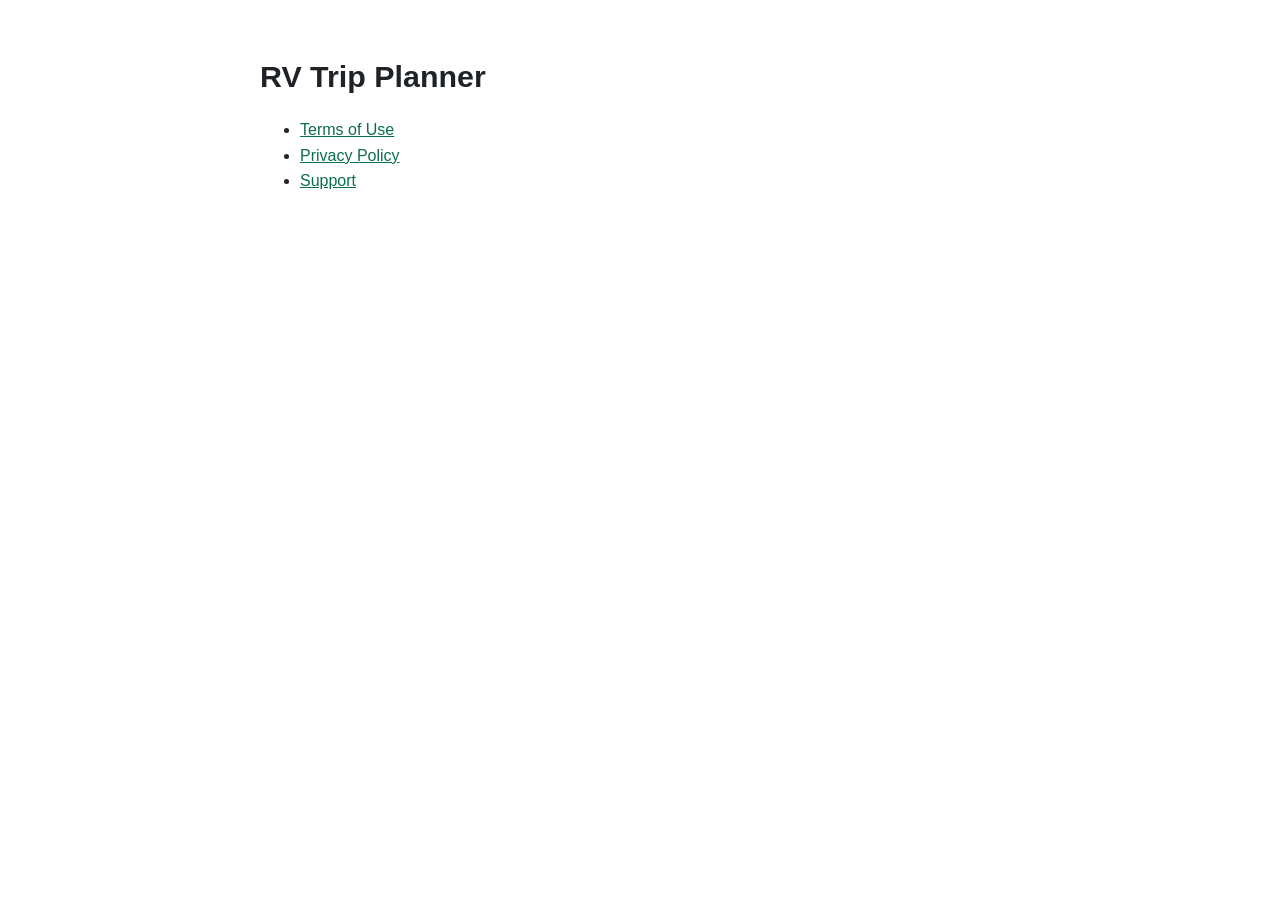
<file: index.html>
<!doctype html>
<html lang="en"><head><meta charset="utf-8"><meta name="viewport" content="width=device-width, initial-scale=1"><title>RV Trip Planner – Legal</title><link rel="stylesheet" href="style.css"></head>
<body><h1>RV Trip Planner</h1><ul><li><a href="terms/">Terms of Use</a></li><li><a href="privacy/">Privacy Policy</a></li><li><a href="support/">Support</a></li></ul></body></html>
</file>
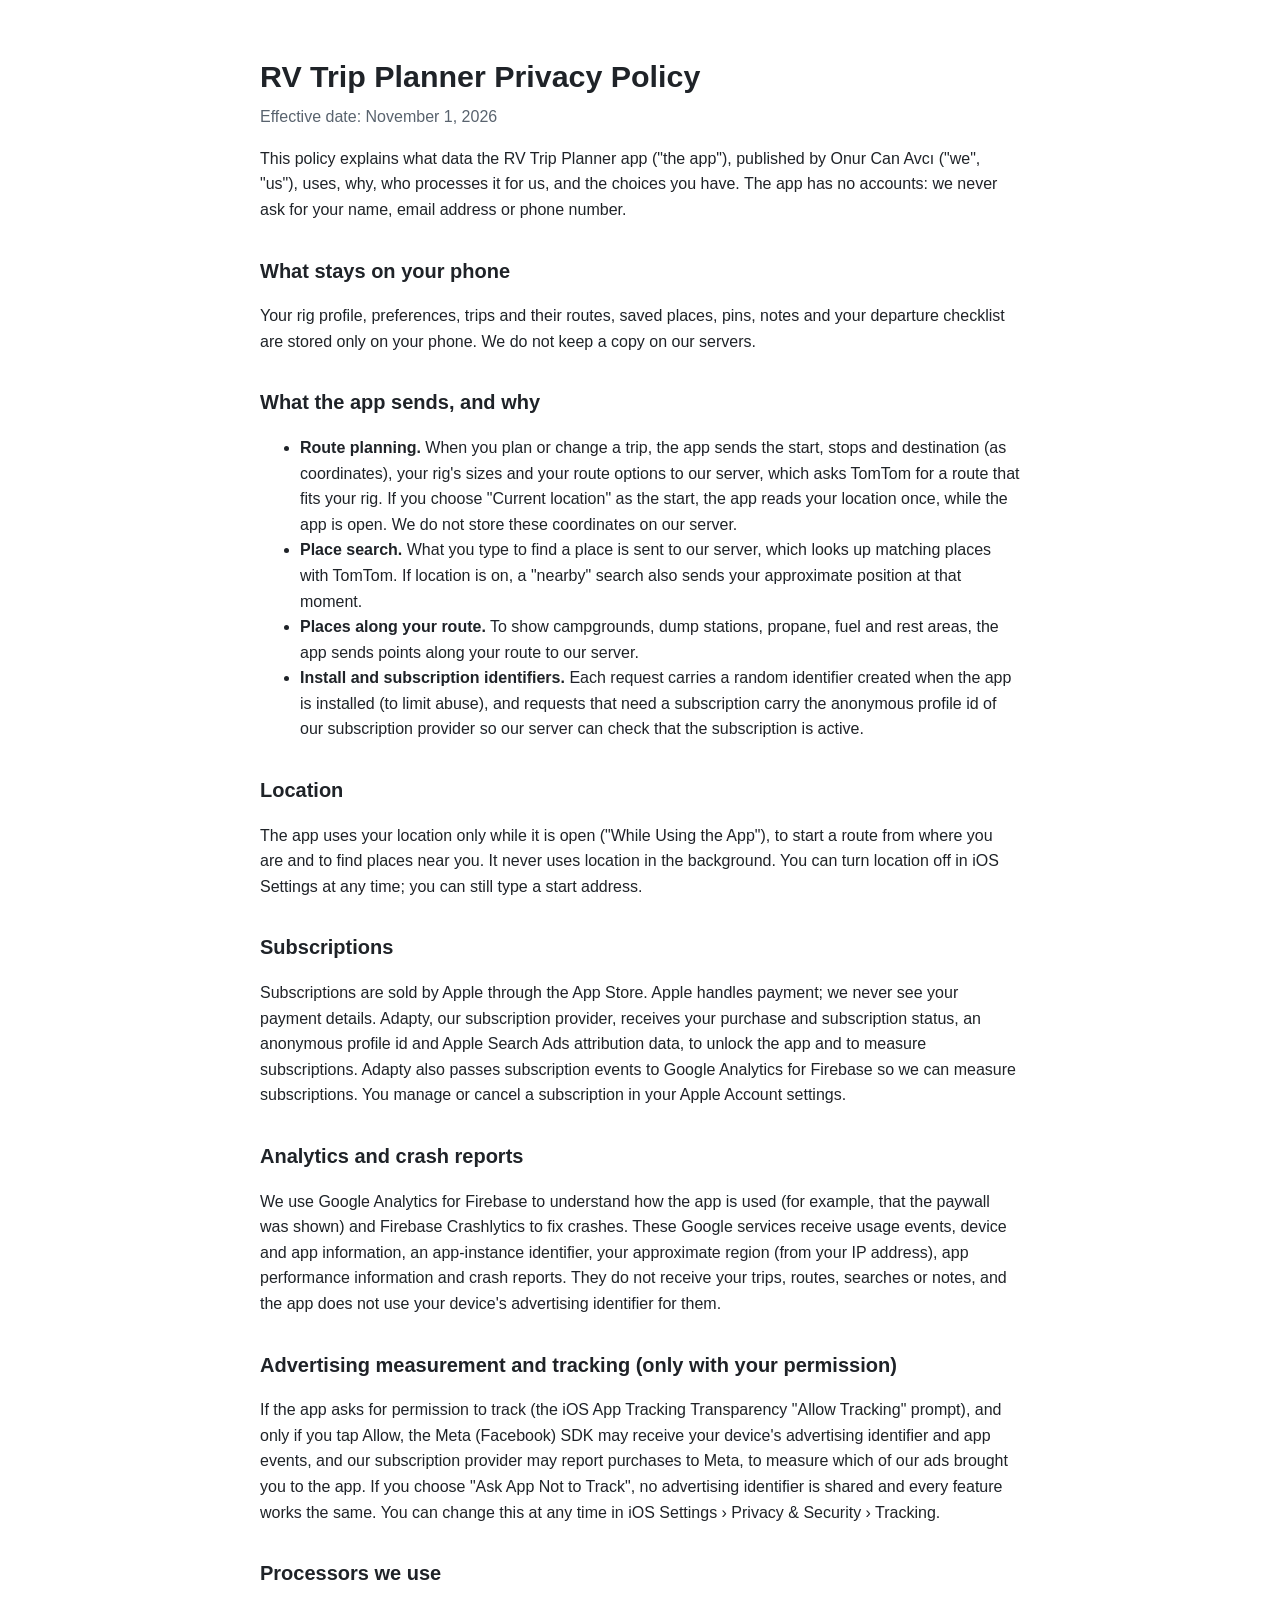
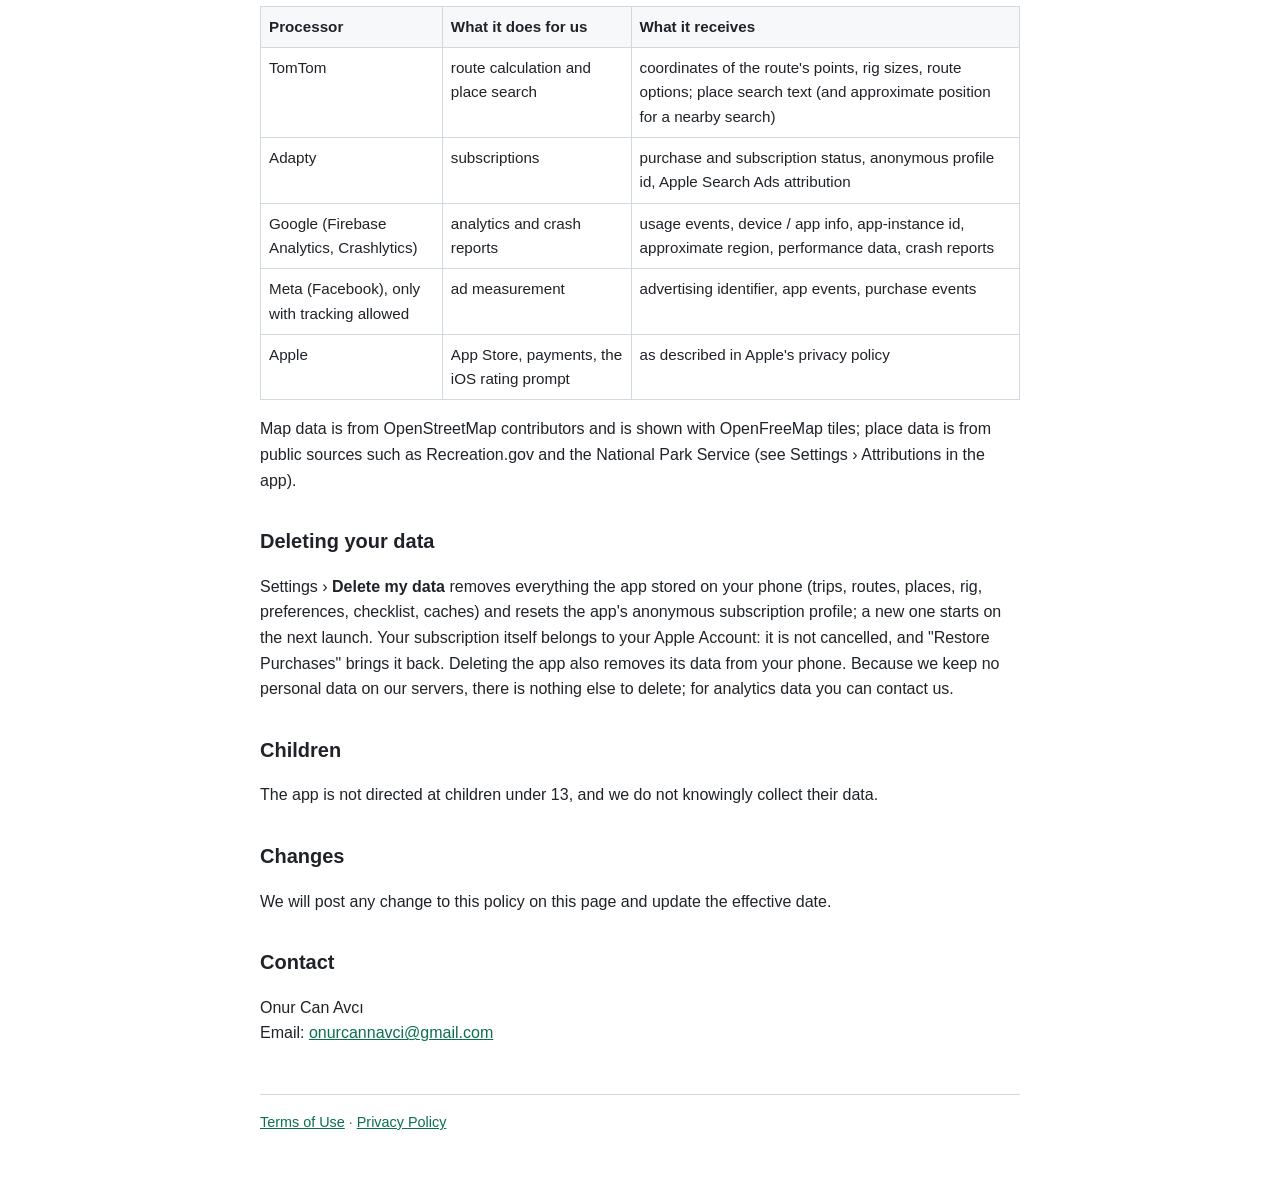
<file: privacy/index.html>
<!doctype html>
<html lang="en">
<head>
<meta charset="utf-8">
<meta name="viewport" content="width=device-width, initial-scale=1">
<title>RV Trip Planner – Privacy Policy</title>
<link rel="stylesheet" href="../style.css">
</head>
<body>
<h1>RV Trip Planner Privacy Policy</h1>
<p class="meta">Effective date: November 1, 2026</p>

<p>This policy explains what data the RV Trip Planner app ("the app"), published by Onur Can Avcı ("we", "us"), uses, why, who processes it for us, and the choices you have. The app has no accounts: we never ask for your name, email address or phone number.</p>

<h2>What stays on your phone</h2>
<p>Your rig profile, preferences, trips and their routes, saved places, pins, notes and your departure checklist are stored only on your phone. We do not keep a copy on our servers.</p>

<h2>What the app sends, and why</h2>
<ul>
<li><strong>Route planning.</strong> When you plan or change a trip, the app sends the start, stops and destination (as coordinates), your rig's sizes and your route options to our server, which asks TomTom for a route that fits your rig. If you choose "Current location" as the start, the app reads your location once, while the app is open. We do not store these coordinates on our server.</li>
<li><strong>Place search.</strong> What you type to find a place is sent to our server, which looks up matching places with TomTom. If location is on, a "nearby" search also sends your approximate position at that moment.</li>
<li><strong>Places along your route.</strong> To show campgrounds, dump stations, propane, fuel and rest areas, the app sends points along your route to our server.</li>
<li><strong>Install and subscription identifiers.</strong> Each request carries a random identifier created when the app is installed (to limit abuse), and requests that need a subscription carry the anonymous profile id of our subscription provider so our server can check that the subscription is active.</li>
</ul>

<h2>Location</h2>
<p>The app uses your location only while it is open ("While Using the App"), to start a route from where you are and to find places near you. It never uses location in the background. You can turn location off in iOS Settings at any time; you can still type a start address.</p>

<h2>Subscriptions</h2>
<p>Subscriptions are sold by Apple through the App Store. Apple handles payment; we never see your payment details. Adapty, our subscription provider, receives your purchase and subscription status, an anonymous profile id and Apple Search Ads attribution data, to unlock the app and to measure subscriptions. Adapty also passes subscription events to Google Analytics for Firebase so we can measure subscriptions. You manage or cancel a subscription in your Apple Account settings.</p>

<h2>Analytics and crash reports</h2>
<p>We use Google Analytics for Firebase to understand how the app is used (for example, that the paywall was shown) and Firebase Crashlytics to fix crashes. These Google services receive usage events, device and app information, an app-instance identifier, your approximate region (from your IP address), app performance information and crash reports. They do not receive your trips, routes, searches or notes, and the app does not use your device's advertising identifier for them.</p>

<h2>Advertising measurement and tracking (only with your permission)</h2>
<p>If the app asks for permission to track (the iOS App Tracking Transparency "Allow Tracking" prompt), and only if you tap Allow, the Meta (Facebook) SDK may receive your device's advertising identifier and app events, and our subscription provider may report purchases to Meta, to measure which of our ads brought you to the app. If you choose "Ask App Not to Track", no advertising identifier is shared and every feature works the same. You can change this at any time in iOS Settings › Privacy &amp; Security › Tracking.</p>

<h2>Processors we use</h2>
<table>
<tr><th>Processor</th><th>What it does for us</th><th>What it receives</th></tr>
<tr><td>TomTom</td><td>route calculation and place search</td><td>coordinates of the route's points, rig sizes, route options; place search text (and approximate position for a nearby search)</td></tr>
<tr><td>Adapty</td><td>subscriptions</td><td>purchase and subscription status, anonymous profile id, Apple Search Ads attribution</td></tr>
<tr><td>Google (Firebase Analytics, Crashlytics)</td><td>analytics and crash reports</td><td>usage events, device / app info, app-instance id, approximate region, performance data, crash reports</td></tr>
<tr><td>Meta (Facebook), only with tracking allowed</td><td>ad measurement</td><td>advertising identifier, app events, purchase events</td></tr>
<tr><td>Apple</td><td>App Store, payments, the iOS rating prompt</td><td>as described in Apple's privacy policy</td></tr>
</table>
<p>Map data is from OpenStreetMap contributors and is shown with OpenFreeMap tiles; place data is from public sources such as Recreation.gov and the National Park Service (see Settings › Attributions in the app).</p>

<h2>Deleting your data</h2>
<p>Settings › <strong>Delete my data</strong> removes everything the app stored on your phone (trips, routes, places, rig, preferences, checklist, caches) and resets the app's anonymous subscription profile; a new one starts on the next launch. Your subscription itself belongs to your Apple Account: it is not cancelled, and "Restore Purchases" brings it back. Deleting the app also removes its data from your phone. Because we keep no personal data on our servers, there is nothing else to delete; for analytics data you can contact us.</p>

<h2>Children</h2>
<p>The app is not directed at children under 13, and we do not knowingly collect their data.</p>

<h2>Changes</h2>
<p>We will post any change to this policy on this page and update the effective date.</p>

<h2>Contact</h2>
<p>Onur Can Avcı<br>Email: <a href="mailto:onurcannavci@gmail.com">onurcannavci@gmail.com</a></p>

<footer><a href="../terms/">Terms of Use</a> · <a href="../privacy/">Privacy Policy</a></footer>
</body>
</html>
</file>
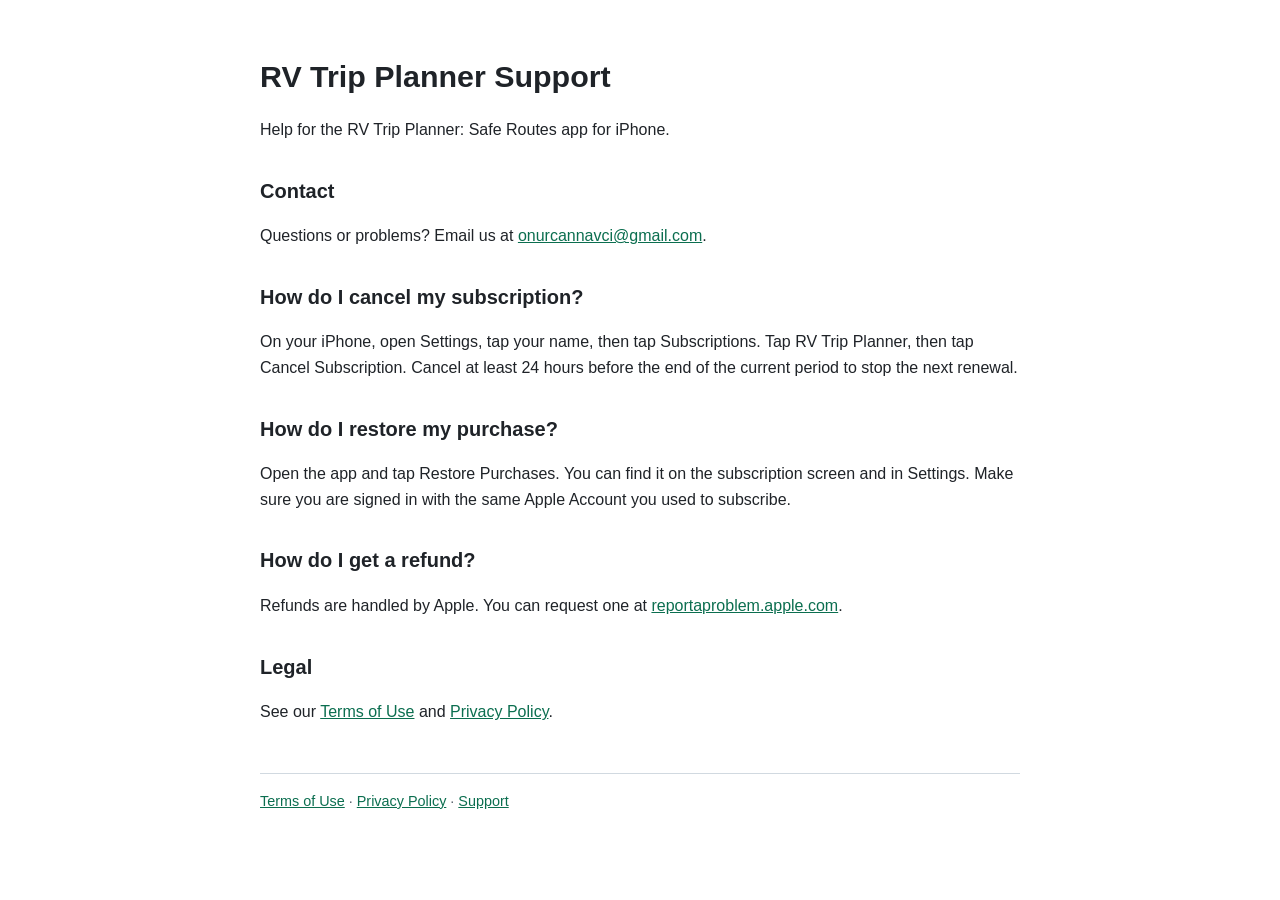
<file: support/index.html>
<!doctype html>
<html lang="en">
<head>
<meta charset="utf-8">
<meta name="viewport" content="width=device-width, initial-scale=1">
<title>RV Trip Planner – Support</title>
<link rel="stylesheet" href="../style.css">
</head>
<body>
<h1>RV Trip Planner Support</h1>
<p>Help for the RV Trip Planner: Safe Routes app for iPhone.</p>

<h2>Contact</h2>
<p>Questions or problems? Email us at <a href="mailto:onurcannavci@gmail.com">onurcannavci@gmail.com</a>.</p>

<h2>How do I cancel my subscription?</h2>
<p>On your iPhone, open Settings, tap your name, then tap Subscriptions. Tap RV Trip Planner, then tap Cancel Subscription. Cancel at least 24 hours before the end of the current period to stop the next renewal.</p>

<h2>How do I restore my purchase?</h2>
<p>Open the app and tap Restore Purchases. You can find it on the subscription screen and in Settings. Make sure you are signed in with the same Apple Account you used to subscribe.</p>

<h2>How do I get a refund?</h2>
<p>Refunds are handled by Apple. You can request one at <a href="https://reportaproblem.apple.com">reportaproblem.apple.com</a>.</p>

<h2>Legal</h2>
<p>See our <a href="../terms/">Terms of Use</a> and <a href="../privacy/">Privacy Policy</a>.</p>

<footer><a href="../terms/">Terms of Use</a> · <a href="../privacy/">Privacy Policy</a> · <a href="../support/">Support</a></footer>
</body>
</html>
</file>
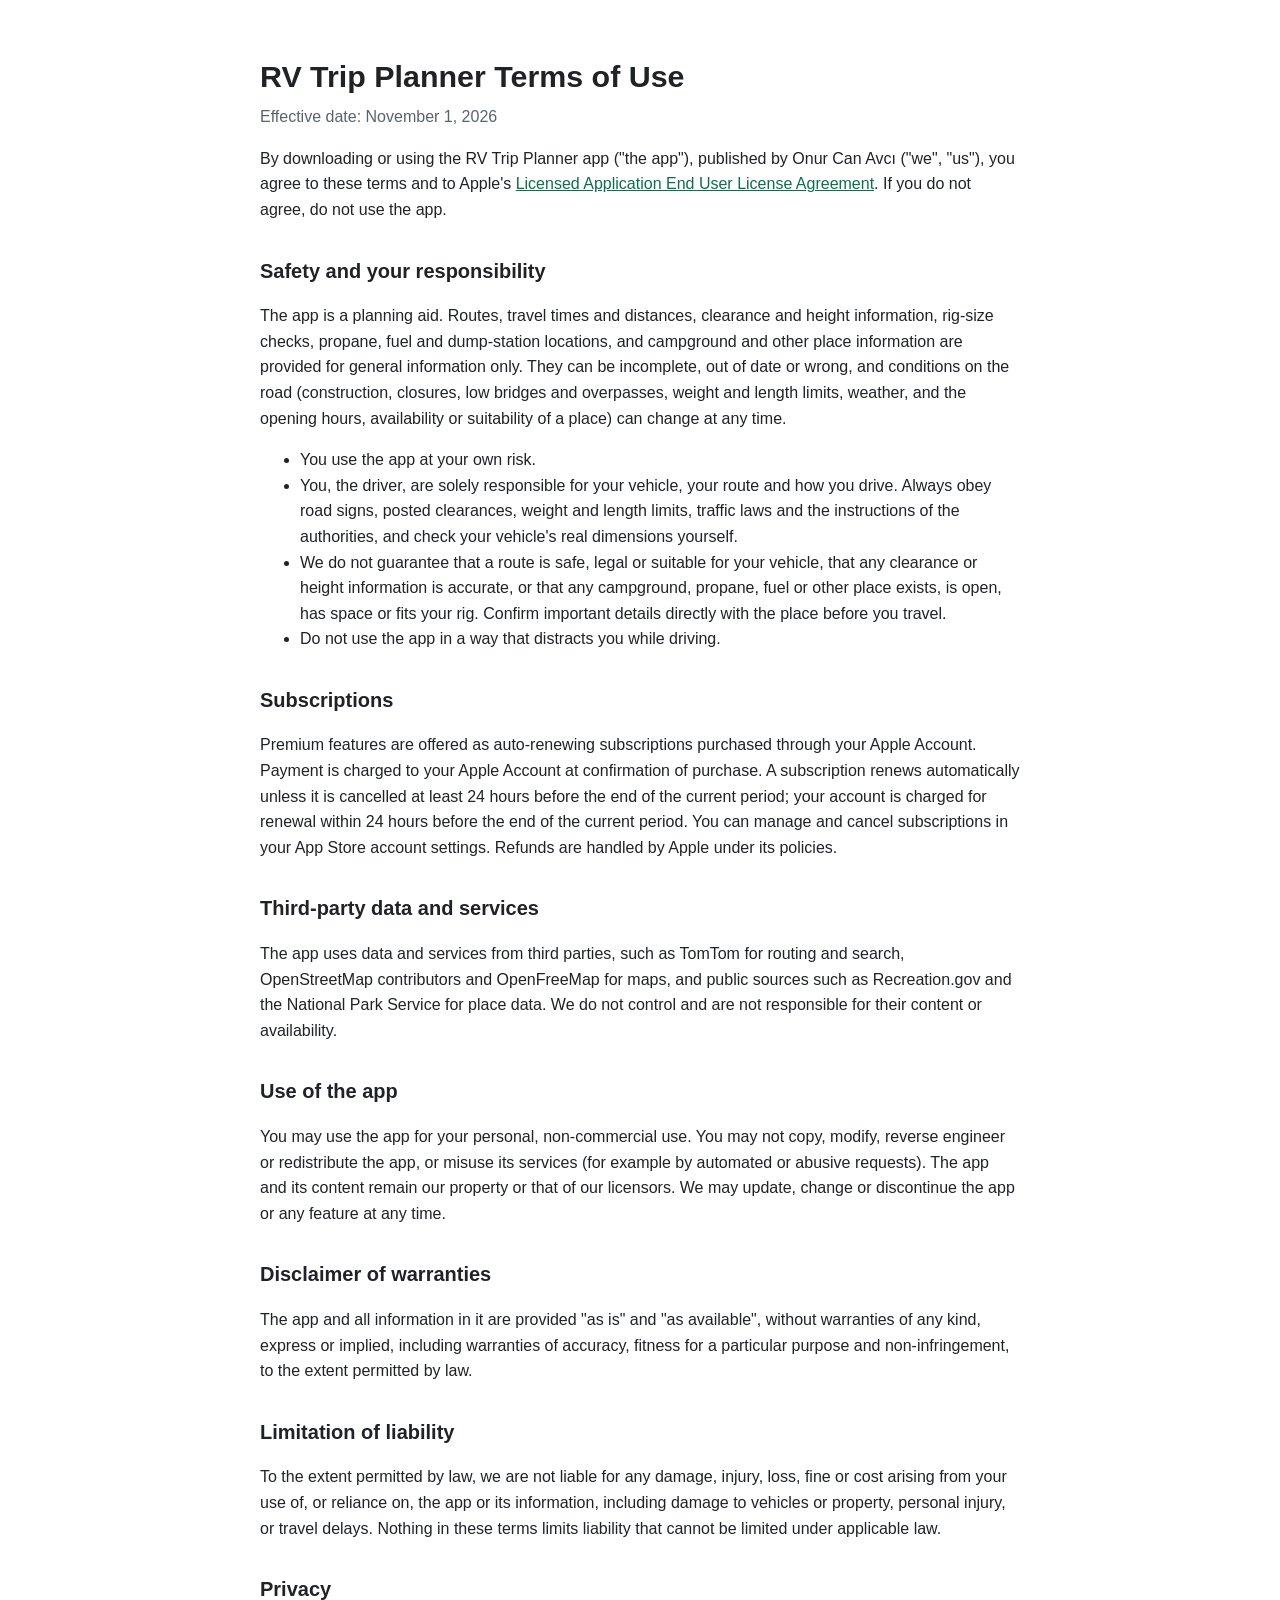
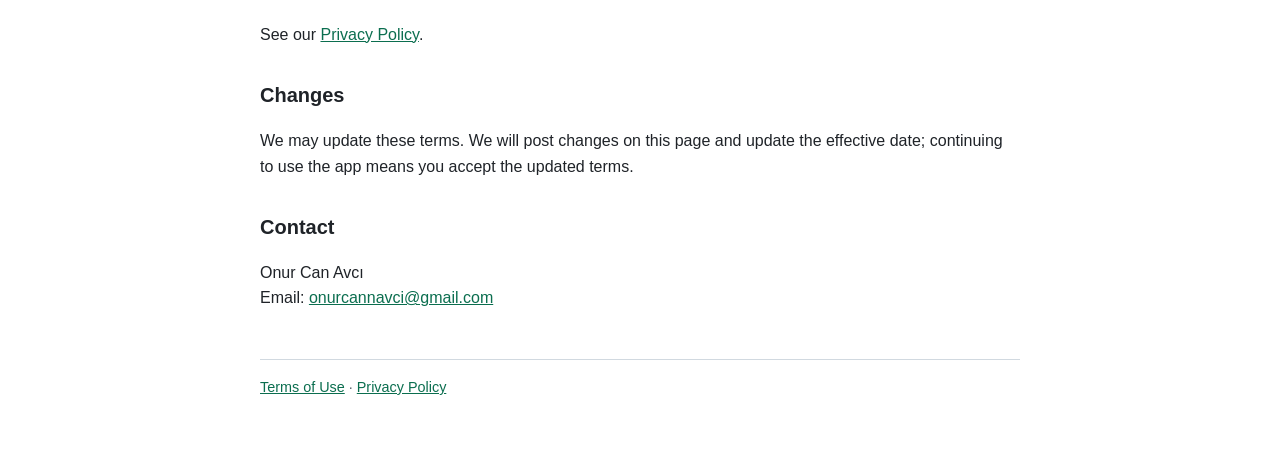
<file: terms/index.html>
<!doctype html>
<html lang="en">
<head>
<meta charset="utf-8">
<meta name="viewport" content="width=device-width, initial-scale=1">
<title>RV Trip Planner – Terms of Use</title>
<link rel="stylesheet" href="../style.css">
</head>
<body>
<h1>RV Trip Planner Terms of Use</h1>
<p class="meta">Effective date: November 1, 2026</p>

<p>By downloading or using the RV Trip Planner app ("the app"), published by Onur Can Avcı ("we", "us"), you agree to these terms and to Apple's <a href="https://www.apple.com/legal/internet-services/itunes/dev/stdeula/">Licensed Application End User License Agreement</a>. If you do not agree, do not use the app.</p>

<h2>Safety and your responsibility</h2>
<p>The app is a planning aid. Routes, travel times and distances, clearance and height information, rig-size checks, propane, fuel and dump-station locations, and campground and other place information are provided for general information only. They can be incomplete, out of date or wrong, and conditions on the road (construction, closures, low bridges and overpasses, weight and length limits, weather, and the opening hours, availability or suitability of a place) can change at any time.</p>
<ul>
<li>You use the app at your own risk.</li>
<li>You, the driver, are solely responsible for your vehicle, your route and how you drive. Always obey road signs, posted clearances, weight and length limits, traffic laws and the instructions of the authorities, and check your vehicle's real dimensions yourself.</li>
<li>We do not guarantee that a route is safe, legal or suitable for your vehicle, that any clearance or height information is accurate, or that any campground, propane, fuel or other place exists, is open, has space or fits your rig. Confirm important details directly with the place before you travel.</li>
<li>Do not use the app in a way that distracts you while driving.</li>
</ul>

<h2>Subscriptions</h2>
<p>Premium features are offered as auto-renewing subscriptions purchased through your Apple Account. Payment is charged to your Apple Account at confirmation of purchase. A subscription renews automatically unless it is cancelled at least 24 hours before the end of the current period; your account is charged for renewal within 24 hours before the end of the current period. You can manage and cancel subscriptions in your App Store account settings. Refunds are handled by Apple under its policies.</p>

<h2>Third-party data and services</h2>
<p>The app uses data and services from third parties, such as TomTom for routing and search, OpenStreetMap contributors and OpenFreeMap for maps, and public sources such as Recreation.gov and the National Park Service for place data. We do not control and are not responsible for their content or availability.</p>

<h2>Use of the app</h2>
<p>You may use the app for your personal, non-commercial use. You may not copy, modify, reverse engineer or redistribute the app, or misuse its services (for example by automated or abusive requests). The app and its content remain our property or that of our licensors. We may update, change or discontinue the app or any feature at any time.</p>

<h2>Disclaimer of warranties</h2>
<p>The app and all information in it are provided "as is" and "as available", without warranties of any kind, express or implied, including warranties of accuracy, fitness for a particular purpose and non-infringement, to the extent permitted by law.</p>

<h2>Limitation of liability</h2>
<p>To the extent permitted by law, we are not liable for any damage, injury, loss, fine or cost arising from your use of, or reliance on, the app or its information, including damage to vehicles or property, personal injury, or travel delays. Nothing in these terms limits liability that cannot be limited under applicable law.</p>

<h2>Privacy</h2>
<p>See our <a href="../privacy/">Privacy Policy</a>.</p>

<h2>Changes</h2>
<p>We may update these terms. We will post changes on this page and update the effective date; continuing to use the app means you accept the updated terms.</p>

<h2>Contact</h2>
<p>Onur Can Avcı<br>Email: <a href="mailto:onurcannavci@gmail.com">onurcannavci@gmail.com</a></p>

<footer><a href="../terms/">Terms of Use</a> · <a href="../privacy/">Privacy Policy</a></footer>
</body>
</html>
</file>
<file: style.css>
:root{color-scheme:light dark}
body{font-family:-apple-system,BlinkMacSystemFont,"Segoe UI",Roboto,Helvetica,Arial,sans-serif;line-height:1.6;max-width:760px;margin:0 auto;padding:32px 20px 64px;color:#1f2328;background:#fff}
h1{font-size:1.9rem;margin-bottom:.2rem}h2{font-size:1.25rem;margin-top:2rem}
.meta{color:#59636e;margin-top:0}a{color:#0b6e4f}
table{border-collapse:collapse;width:100%;margin:1rem 0;font-size:.95rem}th,td{border:1px solid #d1d9e0;padding:8px;text-align:left;vertical-align:top}th{background:#f6f8fa}
footer{margin-top:3rem;color:#59636e;font-size:.9rem;border-top:1px solid #d1d9e0;padding-top:1rem}
@media (prefers-color-scheme:dark){body{background:#0d1117;color:#e6edf3}.meta,footer{color:#9198a1}th{background:#161b22}th,td,footer{border-color:#30363d}a{color:#4cc38a}}
</file>
